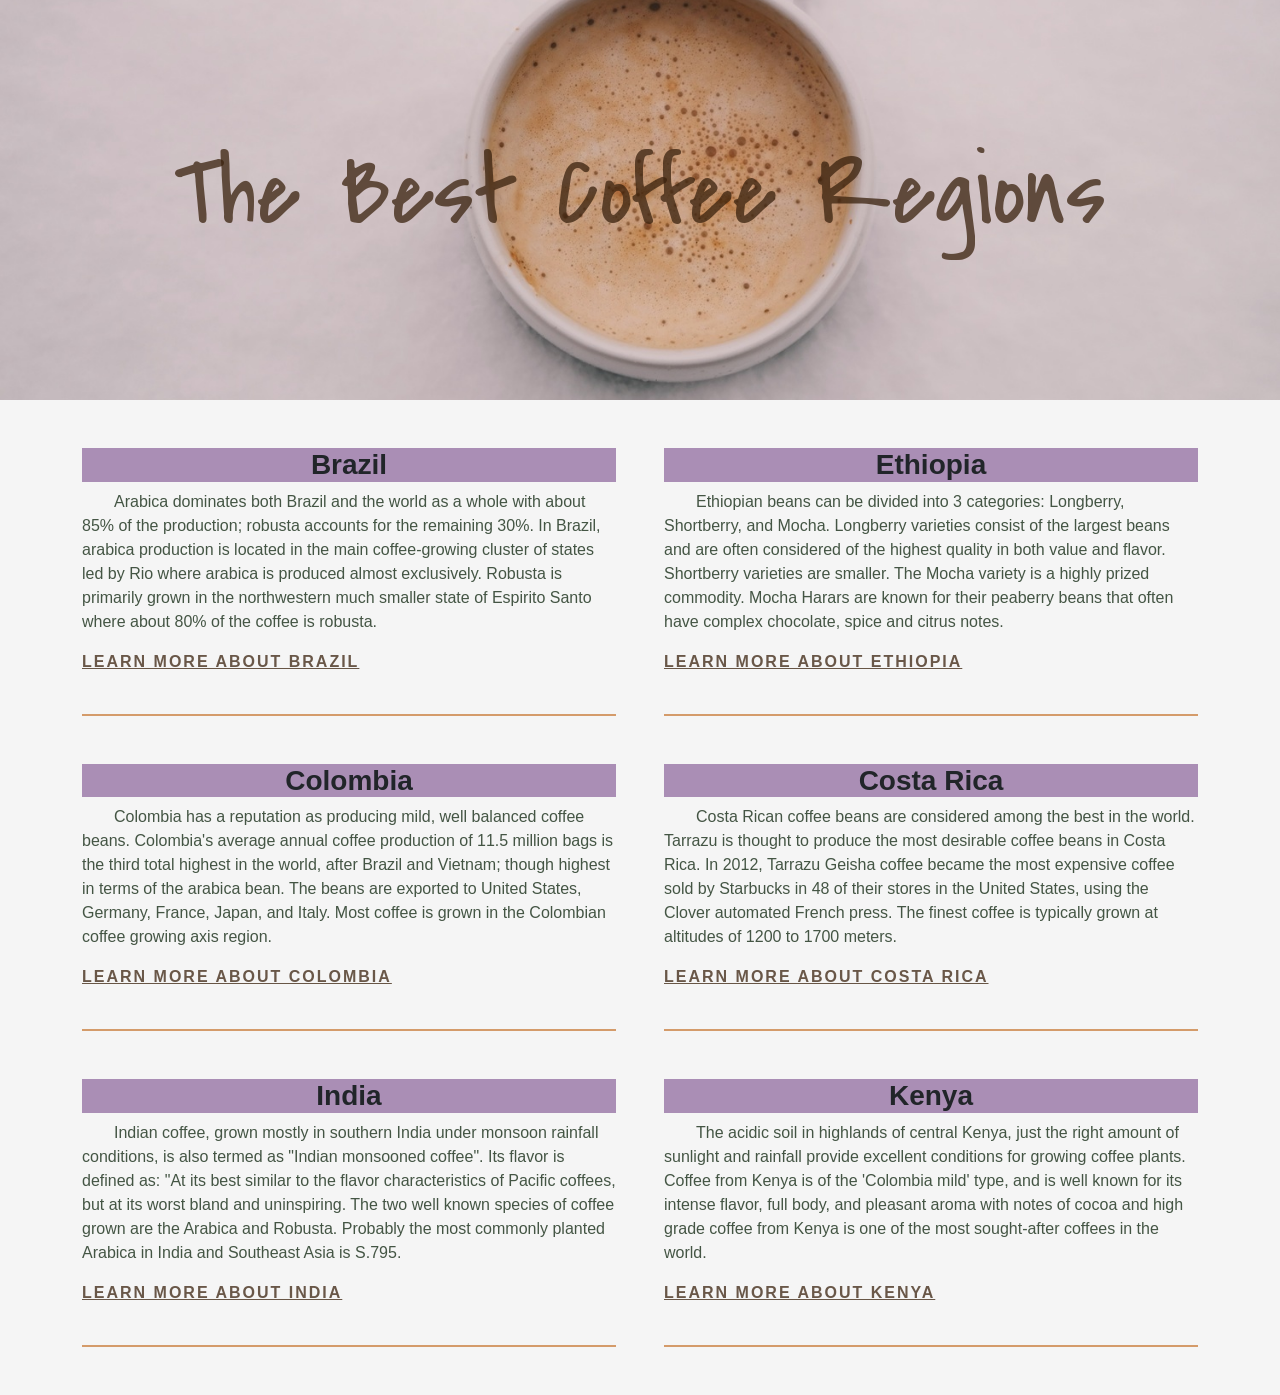
<file: coffee_position/index.html>
<!DOCTYPE html>
<html lang="en">

<head>
    <meta charset="UTF-8">
    <meta name="viewport" content="width=device-width, initial-scale=1.0">
    <title>Coffee</title>
    <link href="https://cdn.jsdelivr.net/npm/bootstrap@5.3.8/dist/css/bootstrap.min.css" rel="stylesheet">
    <link rel="preconnect" href="https://fonts.googleapis.com">
    <link rel="preconnect" href="https://fonts.gstatic.com" crossorigin>
    <link
        href="https://fonts.googleapis.com/css2?family=Comic+Relief:wght@400;700&family=Covered+By+Your+Grace&family=Lobster+Two:ital,wght@0,400;0,700;1,400;1,700&display=swap"
        rel="stylesheet">
    <link rel="stylesheet" href="style.css">
    <link rel="icon" href="./images/coffee.png">
</head>

<body>
    <header class="header">
        <h1 class="text-center"> The Best Coffee Regions</h1>
    </header>
       <div class="container my-5">
        <div class="row g-5 mb-5">
            <section class="col-md-6">
                <div class="coffee-item h-100 d-flex flex-column">
                    <h2>Brazil</h2>
                    <p>Arabica dominates both Brazil and the world as a whole with about 85% of the production;
                        robusta accounts for the remaining 30%. In Brazil, arabica production is located in the main
                        coffee-growing cluster of states led by Rio where arabica is produced almost exclusively.
                        Robusta is primarily grown in the northwestern much smaller state of Espirito Santo where
                        about 80% of the coffee is robusta.</p>
                    <a class="mt-auto" target="_blank" href="https://en.wikipedia.org/wiki/Brazil">Learn more about Brazil</a>
                </div>
            </section>
            <section class="col-md-6">
                <div class="coffee-item h-100 d-flex flex-column">
                    <h2>Ethiopia</h2>
                    <p>Ethiopian beans can be divided into 3 categories: Longberry, Shortberry, and Mocha. Longberry
                        varieties consist of the largest beans and are often considered of the highest quality in
                        both value and flavor. Shortberry varieties are smaller. The Mocha variety is a highly prized
                        commodity. Mocha Harars are known for their peaberry beans that often have complex chocolate,
                        spice and citrus notes.</p>
                    <a class="mt-auto" target="_blank" href="https://en.wikipedia.org/wiki/Ethiopia">Learn more about Ethiopia</a>
                </div>
            </section>
        </div>
        <div class="row g-5 mb-5">
            <section class="col-md-6">
                <div class="coffee-item h-100 d-flex flex-column">
                    <h2>Colombia</h2>
                    <p>Colombia has a reputation as producing mild, well balanced coffee beans. Colombia's average
                        annual coffee production of 11.5 million bags is the third total highest in the world, after
                        Brazil and Vietnam; though highest in terms of the arabica bean. The beans are exported to
                        United States, Germany, France, Japan, and Italy. Most coffee is grown in the Colombian
                        coffee growing axis region.</p>
                    <a class="mt-auto" target="_blank" href="https://en.wikipedia.org/wiki/Colombia">Learn more about Colombia</a>
                </div>
            </section>
            <section class="col-md-6">
                <div class="coffee-item h-100 d-flex flex-column">
                    <h2>Costa Rica</h2>
                    <p>Costa Rican coffee beans are considered among the best in the world. Tarrazu is thought to
                        produce the most desirable coffee beans in Costa Rica. In 2012, Tarrazu Geisha coffee became
                        the most expensive coffee sold by Starbucks in 48 of their stores in the United States, using
                        the Clover automated French press. The finest coffee is typically grown at altitudes of 1200 to
                        1700 meters.</p>
                    <a class="mt-auto" target="_blank" href="https://en.wikipedia.org/wiki/Costa_Rica">Learn more about Costa Rica</a>
                </div>
            </section>
        </div>
        <div class="row g-5 mb-5">
            <section class="col-md-6">
                <div class="coffee-item h-100 d-flex flex-column">
                    <h2>India</h2>
                    <p>Indian coffee, grown mostly in southern India under monsoon rainfall conditions, is also
                        termed as "Indian monsooned coffee". Its flavor is defined as: "At its best similar to the
                        flavor characteristics of Pacific coffees, but at its worst bland and uninspiring. The two
                        well known species of coffee grown are the Arabica and Robusta. Probably the most commonly
                        planted Arabica in India and Southeast Asia is S.795.</p>
                    <a class="mt-auto" target="_blank" href="https://en.wikipedia.org/wiki/India">Learn more about India</a>
                </div>
            </section>
            <section class="col-md-6">
                <div class="coffee-item h-100 d-flex flex-column">
                    <h2>Kenya</h2>
                    <p>The acidic soil in highlands of central Kenya, just the right amount of sunlight and rainfall
                        provide excellent conditions for growing coffee plants. Coffee from Kenya is of the
                        'Colombia mild' type, and is well known for its intense flavor, full body, and pleasant aroma
                        with notes of cocoa and high grade coffee from Kenya is one of the most sought-after coffees
                        in the world.</p>
                    <a class="mt-auto" target="_blank" href="https://en.wikipedia.org/wiki/Kenya">Learn more about Kenya</a>
                </div>
            </section>
        </div>
    </div>
</body>

</html>
</file>
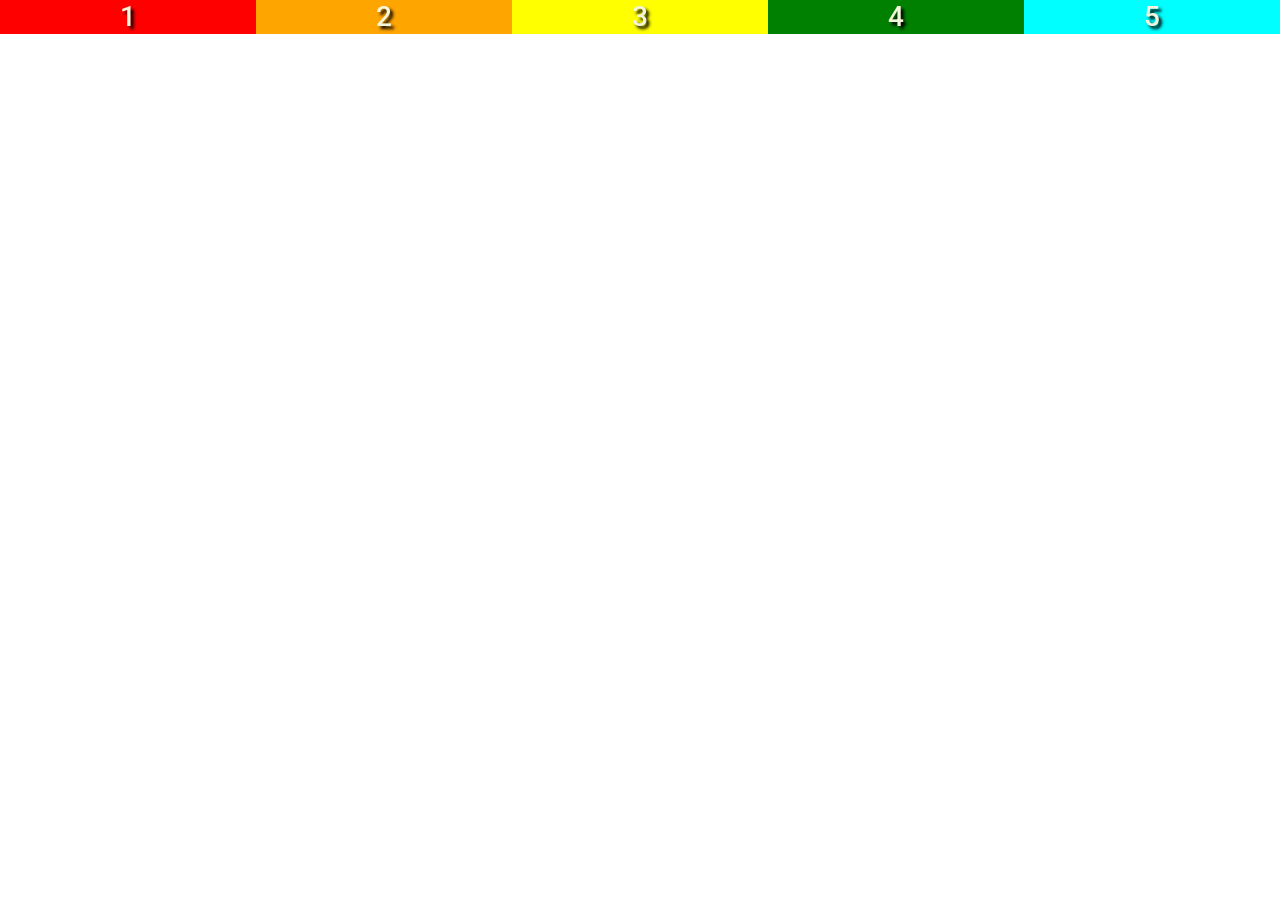
<file: grid/index.html>
<!DOCTYPE html>
<html lang="en">

<head>
    <meta charset="UTF-8">
    <meta name="viewport" content="width=device-width, initial-scale=1.0">
    <link href="https://cdn.jsdelivr.net/npm/bootstrap@5.3.8/dist/css/bootstrap.min.css" rel="stylesheet">
    <link rel="stylesheet" href="style.css">
    <title>Homework</title>
</head>

<body class="container-fluid text-center">
    <div class="row">
        <div class="col-sm-6 col-md-4 col-xl red">
            <h3>1</h3>
        </div>
        <div class="col-sm-6 col-md-4 col-xl orange">
            <h3>2</h3>
        </div>
        <div class="col-sm-6 col-md-4 col-xl yellow">
            <h3>3</h3>
        </div>
        <div class="col-sm-6 col-md-6 col-xl green">
            <h3>4</h3>
        </div>
        <div class="col-sm-12 col-md-6 col-xl cyan">
            <h3>5</h3>
        </div>
    </div>
</body>

</html>
</file>
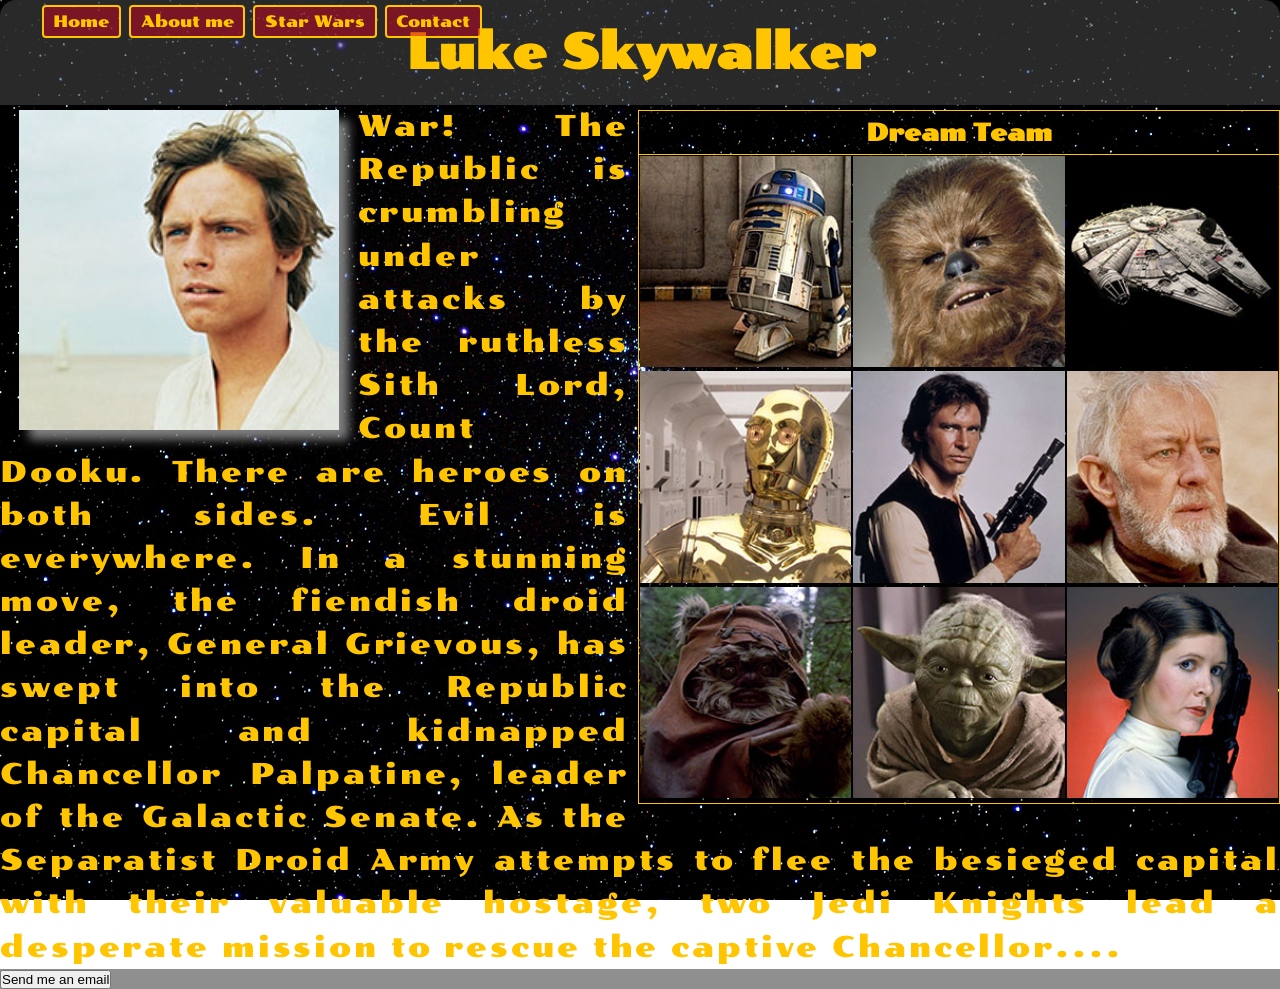
<file: starwars/index.html>
<!DOCTYPE html>
<html lang="en">

<head>
    <meta charset="UTF-8">
    <meta name="viewport" content="width=device-width, initial-scale=1.0">
    <title>Star Wars</title>
    <link rel="stylesheet" href="style.css">
    <link rel="shortcut icon" href="./Images/star-wars-icon-png-8.jpg" type="image/jpg">
</head>

<body>
    <header>
        <nav>
            <ul>
                <li>Home</li>
                <li>About me</li>
                <li>Star Wars</li>
                <li>Contact</li>
            </ul>
        </nav>
        <h1>Luke Skywalker</h1>
    </header>
    <main>
        <section class="left">
            <img src="./Images/main.jpg" alt="Luke Skywalker">
        </section>
        <section class="right">
            <h2>Dream Team</h2>
            <div class="column">
                <img src="./Images/friend1.jpg" alt="Friend">
                <img src="./Images/friend2.jpg" alt="Friend">
                <img src="./Images/friend3.jpg" alt="Friend">
            </div>
            <div class="column">
                <img src="./Images/friend4.jpg" alt="Friend">
                <img src="./Images/friend5.jpg" alt="Friend">
                <img src="./Images/friend6.jpg" alt="Friend">
            </div>
            <div class="column">
                <img src="./Images/friend7.jpg" alt="Friend">
                <img src="./Images/friend8.jpg" alt="Friend">
                <img src="./Images/friend9.jpg" alt="Friend">
            </div>
        </section>
        <p class="far-galaxy">
            War! The Republic is crumbling
            under attacks by the ruthless
            Sith Lord, Count Dooku.
            There are heroes on both sides.
            Evil is everywhere.

            In a stunning move, the
            fiendish droid leader, General
            Grievous, has swept into the
            Republic capital and kidnapped
            Chancellor Palpatine, leader of
            the Galactic Senate.

            As the Separatist Droid Army
            attempts to flee the besieged
            capital with their valuable
            hostage, two Jedi Knights lead a
            desperate mission to rescue the
            captive Chancellor....
        </p>
    </main>
    <footer>
        <div class="button">
            <button>Send me an email</button>
        </div>
    </footer>
</body>

</html>
</file>
<file: coffee_position/style.css>
body {
    background-color: whitesmoke;
    font-family: "raleway", sans-serif;
}

.header {
    height: 400px;
    background-image: url("./images/coffee-bgnd.jpeg");
    background-size: cover;
    background-position: center;
    /* padding-top: 1px; */
    /* border-top: 1px solid transparent; */
    padding-top: 133px;
    box-sizing: border-box;
}

.header>h1 {
    font-size: 100px;
    font-family: "Covered By Your Grace", cursive;
    color: rgba(58, 34, 13, 0.75);
    /* text-align: center; */
    /* padding-top: 132.5px; */
    /* margin-top: 131.5px; */
}

.coffee-item {
    border-bottom: 2px solid #d49b6a;
    padding-bottom: 40px;
}


h2 {
    font-size: 28px;
    font-weight: 600;
    text-align: center;
    background-color: #aa8eb5;
    /* text-transform: uppercase; */
}

p {
    color: #454;
    /* font-weight: 500;
    padding: 0 5px;
    text-align: justify;
    line-height: 1.5; */
    text-indent: 32px;
}

a {
    color: rgba(58, 34, 13, 0.75);
    font-weight: 600;
    text-transform: uppercase;
    letter-spacing: 2px;
}
</file>
<file: grid/style.css>
@import url('https://fonts.googleapis.com/css2?family=Roboto:ital,wght@0,100..900;1,100..900&display=swap');

body {
    font-family: "Roboto", sans-serif;
    font-size: normal;
    font-weight: 300;
}

.red {
    background-color: red;
}

.orange {
    background-color: orange;
}   

.yellow {
    background-color: yellow;
}

.green {
    background-color: green;
}

.cyan {
    background-color: cyan;
}

h3 {
    margin: 0;
    color: beige;
    text-shadow: 0.2rem 0.2rem 0.2rem black;
}
</file>
<file: starwars/style.css>
@import url('https://fonts.googleapis.com/css2?family=Comic+Relief:wght@400;700&family=Covered+By+Your+Grace&family=Lobster+Two:ital,wght@0,400;0,700;1,400;1,700&family=Poller+One&display=swap');

* {
    margin: 0;
    padding: 0;
}

body {
    font-family: "Poller One", sans-serif;
    background-image: url(./Images/sky.jpg);
    color: #ffc500;
    background-attachment: fixed;
}

header,
footer {
    background-color: rgba(68, 69, 67, 0.6);
}

header {
    border-radius: 16px 16px 0 0;
}

h1 {
    text-align: center;
    font-size: 3rem;
    padding: 0.5em 0;
}

nav {
    position: fixed;
    top: 5px;
    left: 40px;
}

nav ul {
    list-style: none;
    padding: 0;
}

nav li {
    display: inline-block;
    border: 2px solid #ffc500;
    background-color: rgba(204, 3, 35, 0.5);
    font-size: 1rem;
    padding: 0.3em 0.6em;
    border-radius: 4px;
    cursor: pointer;
    margin: 0 0.1em;
}

.left {
    float: left;
    width: 25%;
    margin: 0.3rem 1.2rem;
}

.left img {
    width: 100%;
    box-shadow: 0.6rem 0.6rem 0.6rem gray;
}

.right {
    float: right;
    width: 50%;
    border: 1px solid #ffc500;
    margin: 0.3rem 0 0 0.6rem;
}

.right h2 {
    text-align: center;
    font-size: 1.5rem;
    padding: 0.3em 0;
    border-bottom: 1px solid #ffc500;
}

.column {
    float: left;
    box-sizing: border-box;
    width: 33.33%;
    padding: 1px;
}

.right img {
    width: 100%;
}

.far-galaxy {
    font-size: 1.8rem;
    letter-spacing: 0.1em;
    line-height: 1.5;
    text-align: justify;
}

footer {
    clear: both;
}
</file>
